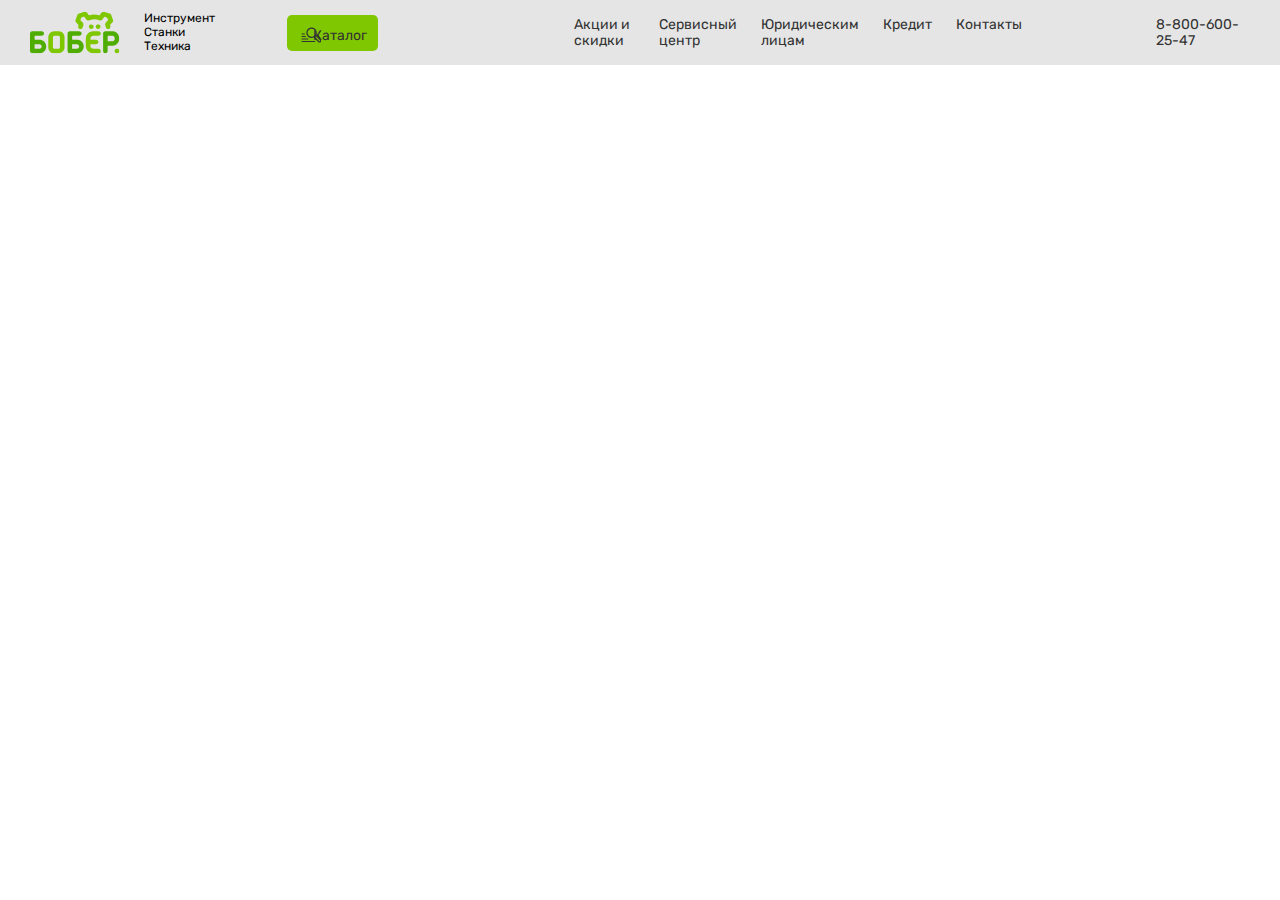
<file: 01/index.html>
<!DOCTYPE html>
<html lang="en">

<head>
	<meta charset="UTF-8">
	<meta http-equiv="X-UA-Compatible" content="IE=edge">
	<meta name="viewport" content="width=device-width, initial-scale=1.0">
	<link rel="stylesheet" href="../css/normalize.css">
	<link rel="stylesheet" href="../css/style.min.css">
	<title>Document</title>
</head>

<body>
	<header class="header">
		<div class="header_logo">
			<img src="../img/bober_logo.svg" alt="Logo">
			<ul class="logo_text">
				<li>Инструмент</li>
				<li>Станки</li>
				<li>Техника</li>
			</ul>
		</div>
		<div class="dropdown">
			<input type="checkbox" id="menu">
			<label for="menu">
				<p>Каталог</p>
			</label>
			<ul>
				<li><a href="#">Электроинструмент</a></li>
				<li><a href="#">Ручной инструмент</a></li>
				<li><a href="#">Оснастка для электроинструмента</a></li>
				<li class="dropbtn"><a href="#">Садовая техника</a>
					<div class="dropright-content">
						<div class="dropright-conteiner">
							<a href="#" class="catalog-categories">Цепные пилы
								<a class="categories-item">Аккумуляторные цепные пилы (20)</a>
								<a class="categories-item">Бензопилы (91)</a>
								<a class="categories-item">Электрические цепные пилы (34)</a>
							</a>
							<a href="#" class="catalog-categories">Газонокосилки
								<a class="categories-item">Аккумуляторные газонокосилки (17)</a>
								<a class="categories-item">Бензиновые газонокосилки (88)</a>
								<a class="categories-item">Газонокосилки роботы (2)</a>
							</a>
						</div>
					</div>
				</li>
				<li><a href="#">Станки</a></li>
				<li><a href="#">Сварочное оборудование</a></li>
				<li><a href="#">Товары для сада и огорода</a></li>
			</ul>
		</div>
		<ul class="nav">
			<li><a href="#">Акции и скидки</a></li>
			<li><a href="#">Сервисный центр</a></li>
			<li><a href="#">Юридическим лицам</a></li>
			<li><a href="#">Кредит</a></li>
			<li><a href="#">Контакты</a></li>
		</ul>
		<div class="header_contact">
			<p>8-800-600-25-47</p>
		</div>
	</header>
</body>

</html>
</file>
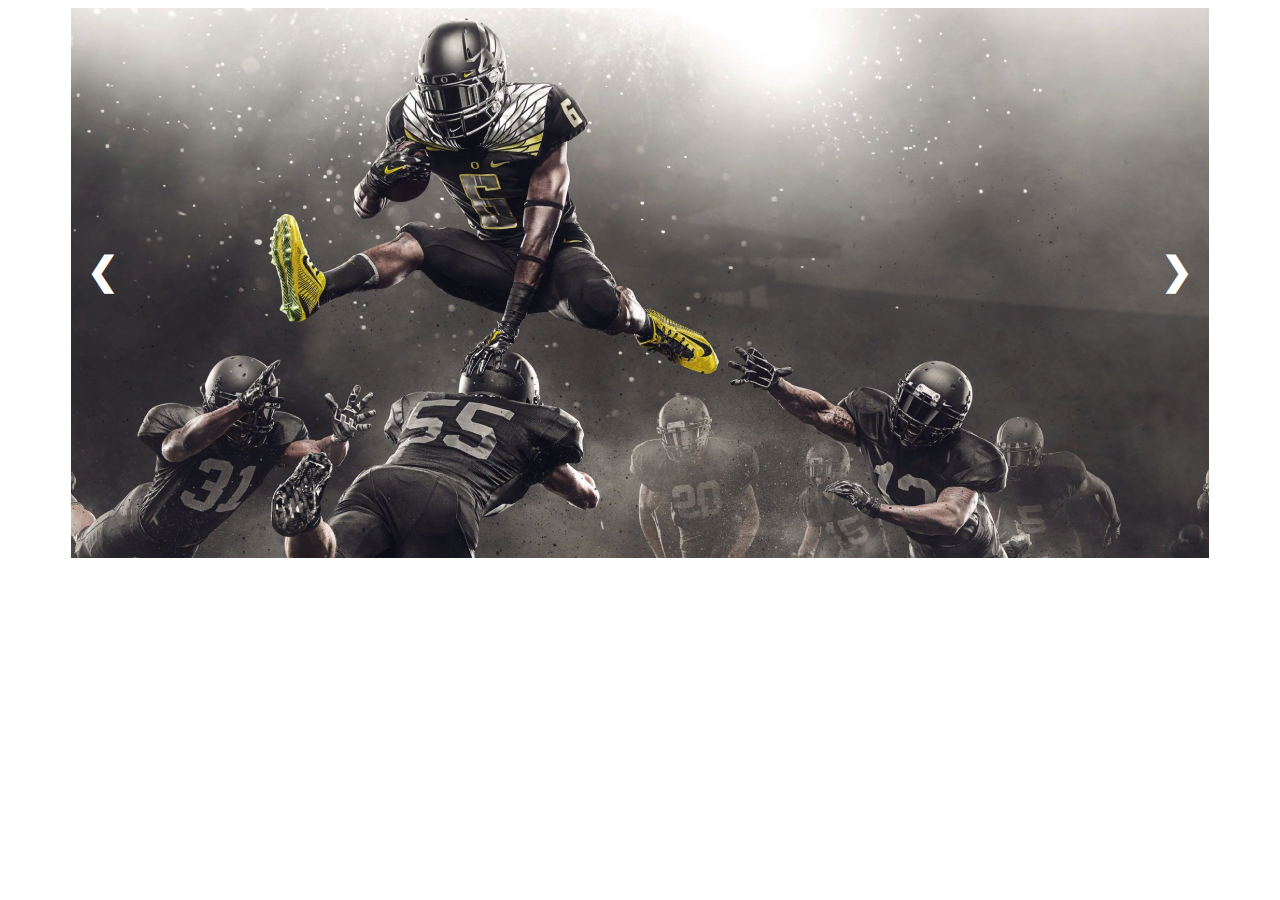
<file: 02/index.html>
<!DOCTYPE html>
<html lang="en">
<head>
	<meta charset="UTF-8">
	<meta http-equiv="X-UA-Compatible" content="IE=edge">
	<meta name="viewport" content="width=device-width, initial-scale=1.0">
	<link rel="stylesheet" href="../css/02.min.css">
	<title>Document</title>
</head>
<body>
	<div class="slider">
		<div class="item">
			<img src="../img/slide1.png" alt="Первый слайд">
		</div>
	
		<div class="item">
			<img src="../img/slide2.png" alt="Второй слайд">
		</div>
	
		<div class="item">
			<img src="../img/slide3.png" alt="Третий слайд">
		</div>
	
		<a class="prev" onclick="minusSlide()">&#10094;</a>
		<a class="next" onclick="plusSlide()">&#10095;</a>
	</div>
	


	<script src="../js/slider.js"></script>

</body>
</html>
</file>
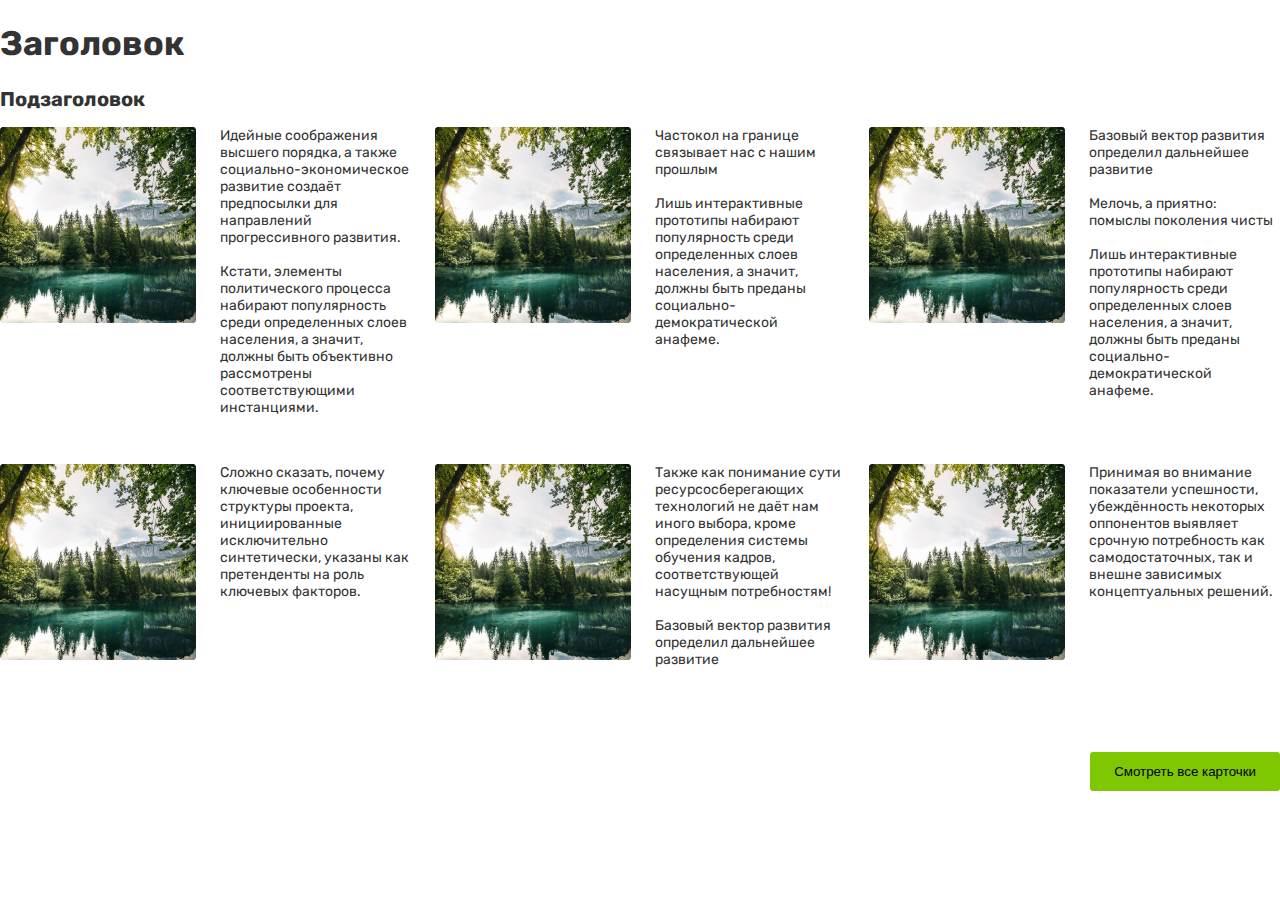
<file: 03/index.html>
<!DOCTYPE html>
<html lang="ru">

<head>
	<meta charset="UTF-8">
	<meta http-equiv="X-UA-Compatible" content="IE=edge">
	<meta name="viewport" content="width=device-width, initial-scale=1.0">
	<link rel="stylesheet" href="../css/style.min.css">
	<link rel="stylesheet" href="../css/03.min.css">
	<title>Document</title>
</head>

<body>
	<div class="wrapper">
		<h1>Заголовок</h1>
		<h2>Подзаголовок</h2>
		<div class="gallery">
			<div class="gallery-item">
				<img src="../img/photo.png" alt="">
				<div class="item-descr">
					<p>Идейные соображения высшего порядка, а также социально-экономическое развитие создаёт предпосылки
						для
						направлений прогрессивного развития.</p>
					<br>
					<p>Кстати, элементы политического процесса набирают популярность среди определенных слоев населения,
						а
						значит, должны быть объективно рассмотрены соответствующими инстанциями.</p>
				</div>
			</div>
			<div class="gallery-item">
				<img src="../img/photo.png" alt="">
				<div class="item-descr">
					<p>Частокол на границе связывает нас с нашим прошлым</p>
					<br>
					<p>Лишь интерактивные прототипы набирают популярность среди определенных слоев населения, а значит,
						должны быть преданы социально-демократической анафеме.</p>
				</div>
			</div>
			<div class="gallery-item">
				<img src="../img/photo.png" alt="">
				<div class="item-descr">
					<p>Базовый вектор развития определил дальнейшее развитие</p>
					<br>
					<p>Мелочь, а приятно: помыслы поколения чисты</p>
					<br>
					<p>Лишь интерактивные прототипы набирают популярность среди определенных слоев населения, а значит,
						должны быть преданы социально-демократической анафеме. </p>
				</div>
			</div>
			<div class="gallery-item">
				<img src="../img/photo.png" alt="">
				<div class="item-descr">
					<p>Сложно сказать, почему ключевые особенности структуры проекта, инициированные исключительно
						синтетически, указаны как претенденты на роль ключевых факторов.</p>
				</div>
			</div>
			<div class="gallery-item">
				<img src="../img/photo.png" alt="">
				<div class="item-descr">
					<p>Также как понимание сути ресурсосберегающих технологий не даёт нам иного выбора, кроме
						определения
						системы обучения кадров, соответствующей насущным потребностям!</p>
					<br>
					<p>Базовый вектор развития определил дальнейшее развитие</p>
				</div>
			</div>
			<div class="gallery-item">
				<img src="../img/photo.png" alt="">
				<div class="item-descr">
					<p>Принимая во внимание показатели успешности, убеждённость некоторых оппонентов выявляет срочную
						потребность как самодостаточных, так и внешне зависимых концептуальных решений.</p>
				</div>
			</div>
		</div>
		<button class="btn-show-all" type="button">Смотреть все карточки</button>
	</div>
</body>

</html>
</file>
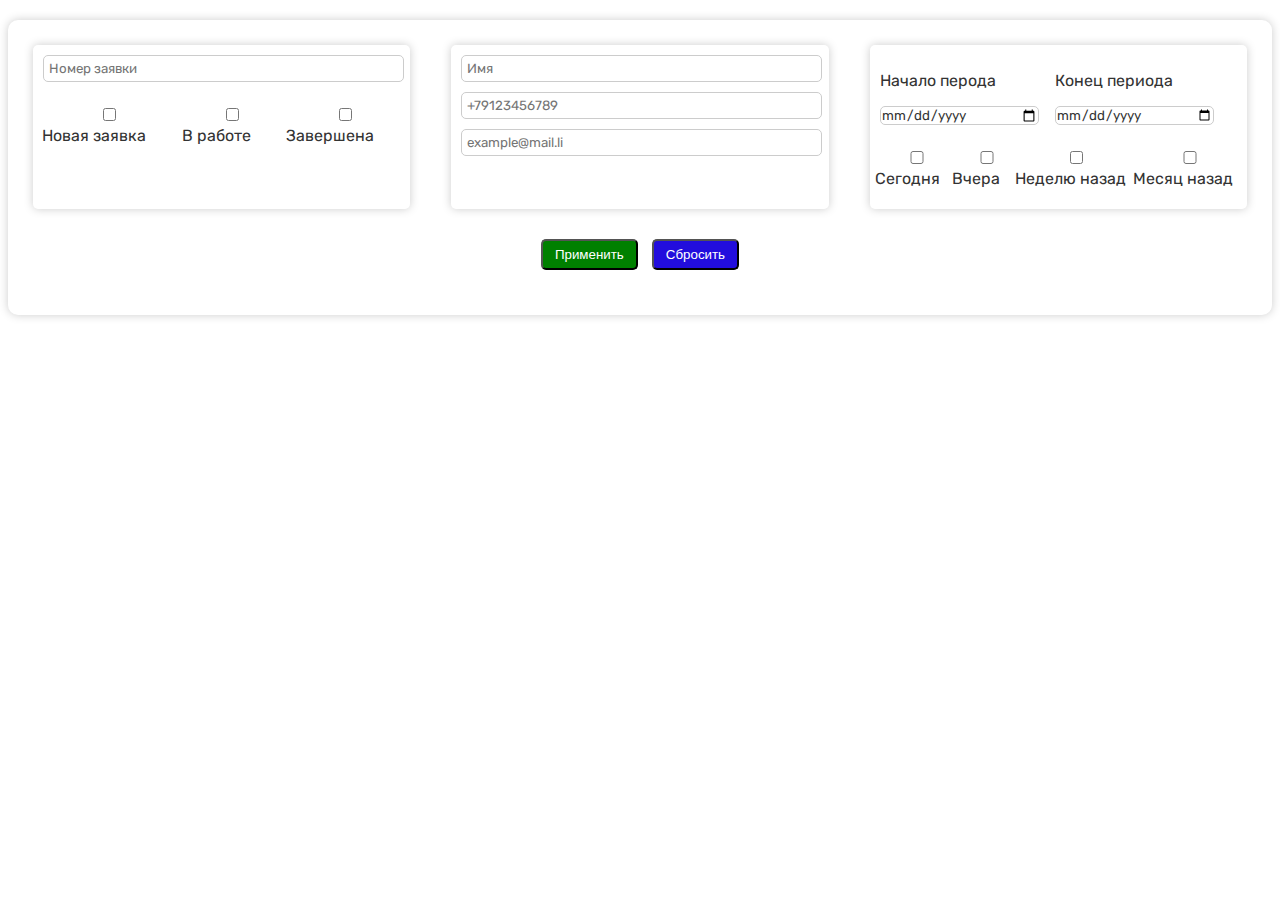
<file: 04/index.html>
<!DOCTYPE html>
<html lang="en">

<head>
	<meta charset="UTF-8">
	<meta http-equiv="X-UA-Compatible" content="IE=edge">
	<meta name="viewport" content="width=device-width, initial-scale=1.0">
	<link rel="stylesheet" href="../css/04.min.css">
	<title>Document</title>
</head>

<body>
	<div class="container">
		<form action="#">
			<div class="form_wraper">
				<input type="text" name="application_number" value="" placeholder="Номер заявки">
				<div class="application_status">
					<p><input type="checkbox" name="application" value="new"> Новая заявка</p>
					<p><input type="checkbox" name="application" value="work"> В работе</p>
					<p><input type="checkbox" name="application" value="done"> Завершена</p>
				</div>
			</div>
			<div class="form_wraper">
				<input type="text" value="" placeholder="Имя">
				<input type="tel" value="" placeholder="+79123456789">
				<input type="email" value="" placeholder="example@mail.li">
			</div>
			<div class="form_wraper container_calendar">
				<div class="half_width">
					<p>Начало перода</p>
					<input type="date" name="calendar">
				</div>
				<div class="half_width">
					<p>Конец периода</p>
					<input type="date" name="calendar">
				</div>
				<div class="change_date">
					<p><input type="checkbox" name="date" value="today">Сегодня</p>
					<p><input type="checkbox" name="date" value="yesterday">Вчера</p>
					<p><input type="checkbox" name="date" value="lastweek">Неделю назад</p>
					<p><input type="checkbox" name="date" value="lastmonth">Месяц назад</p>
				</div>
			</div>

			<div class="btn_container">
				<button type="submit" class="btn btn-submit">Применить</button>
				<button type="reset" class="btn btn-reset">Сбросить</button>
			</div>
		</form>
	</div>
</body>

</html>
</file>
<file: css/style.min.css>
@import url("https://fonts.googleapis.com/css2?family=Rubik:wght@400;700&display=swap");@import url("https://fonts.googleapis.com/css2?family=Rubik:wght@400;700&display=swap");h1{font-size:34px;font-weight:700;font-family:'Rubik', sans-serif;color:#333}h2{font-size:20px;font-weight:700;font-family:'Rubik', sans-serif;color:#333}p{padding:0;margin:0;font-family:'Rubik', sans-serif;font-size:14px;color:#333}.wrapper{max-width:1296px;margin:0 auto}.gallery{display:grid;gap:24px;grid-template-columns:1fr 1fr 1fr;margin-bottom:60px}.gallery-item{display:flex;margin-bottom:24px}.gallery-item img{width:196px;height:196px;margin-right:24px}.btn-show-all{float:right;background-color:#7FC700;justify-content:center;align-items:center;padding:12px 24px;border-radius:3px;border:0 solid;cursor:pointer}@media (max-width: 1200px){.wrapper{max-width:1150px;margin:0 10px}.gallery{grid-template-columns:1fr 1fr;margin-bottom:60px}}@media (max-width: 768px){.gallery{grid-template-columns:1fr;gap:24px}}@media (max-width: 576px){.wrapper{max-width:560px;margin:0 10px}.gallery{grid-template-columns:1fr;gap:12px;margin-bottom:0px}.gallery-item{display:flex;flex-direction:column;margin-bottom:0px}.gallery-item img{margin:0 auto 12px}.gallery-item p{text-align:justify}.btn-show-all{float:left;margin:12px auto}}body{max-width:1920px;font-size:14px;font-family:'Rubik', sans-serif;margin:0 auto}a{text-decoration:none;color:inherit}.header{display:flex;align-items:center;background-color:#E5E5E5;margin:0 auto;padding:0 30px}.header_logo{display:flex}.header_logo .logo_text{list-style-type:none;font-size:12px;margin-right:72px;margin-left:24px;padding:0}.dropdown{position:relative;background-color:#7FC700;width:118px;height:36px;cursor:pointer;border-radius:5px}.dropdown p{position:relative;text-align:center;top:13px;left:7px}.dropdown p::before{content:"";background-image:url("../../img/icon_search.svg");width:20px;height:20px;position:absolute;left:7px;bottom:-1px}.dropdown input,.dropdown ul{display:none}.dropdown label{cursor:pointer}.dropdown ul{position:absolute;width:250px;left:0;top:4.3em;margin:0;padding:0;list-style:none;border:1px solid #E5E5E5;background:#ffffff;text-align:left}.dropdown li{padding:12px}.dropdown li:hover{background-color:#E5E5E5}.dropdown a{color:#333}.dropdown :checked ~ ul{display:inline-block}.dropright-content{display:none;position:absolute;left:250px;top:130px;background-color:#fff;border-left:15px solid transparent;min-width:268px;z-index:1}.dropright-conteiner{border:1px solid #E5E5E5}.dropright-content a{color:black;padding:12px 16px;text-decoration:none;display:block;font-size:12px}.categories-item{margin-left:20px}.dropright-content a:hover{color:#4EAD00}.dropbtn:hover .dropright-content{display:block}.catalog-categories{font-size:14px;font-weight:700}ul:first-child{margin-left:0}.nav{display:flex;margin-left:132px;margin-right:134px;list-style-type:none}.nav li{margin-left:24px;color:#333;text-decoration:none;transition:color  .2s linear}.nav li:hover{color:#7FC700}
</file>
<file: css/02.min.css>
.slider{max-width:90%;position:relative;margin:auto;height:300px;margin-bottom:15px}.slider .item img{object-fit:cover;width:100%;height:550px;border:none !important;box-shadow:none !important}.slider .prev,.slider .next{cursor:pointer;position:absolute;top:225px;width:auto;padding:16px;color:white;font-weight:bold;font-size:38px;transition:0.6s ease;border-radius:0 3px 3px 0}.slider .next{right:0;border-radius:3px 0 0 3px}.slider .prev:hover,.slider .next:hover{background-color:rgba(0,0,0,0.8)}.slider .item{-webkit-animation-name:fade;-webkit-animation-duration:1.5s;animation-name:fade;animation-duration:1.5s}@keyframes fade{from{opacity:.4}to{opacity:1}}
</file>
<file: css/03.min.css>
@import url("https://fonts.googleapis.com/css2?family=Rubik:wght@400;700&display=swap");h1{font-size:34px;font-weight:700;font-family:'Rubik', sans-serif;color:#333}h2{font-size:20px;font-weight:700;font-family:'Rubik', sans-serif;color:#333}p{padding:0;margin:0;font-family:'Rubik', sans-serif;font-size:14px;color:#333}.wrapper{max-width:1296px;margin:0 auto}.gallery{display:grid;gap:24px;grid-template-columns:1fr 1fr 1fr;margin-bottom:60px}.gallery-item{display:flex;margin-bottom:24px}.gallery-item img{width:196px;height:196px;margin-right:24px}.btn-show-all{float:right;background-color:#7FC700;justify-content:center;align-items:center;padding:12px 24px;border-radius:3px;border:0 solid;cursor:pointer}@media (max-width: 1200px){.wrapper{max-width:1150px;margin:0 10px}.gallery{grid-template-columns:1fr 1fr;margin-bottom:60px}}@media (max-width: 768px){.gallery{grid-template-columns:1fr;gap:24px}}@media (max-width: 576px){.wrapper{max-width:560px;margin:0 10px}.gallery{grid-template-columns:1fr;gap:12px;margin-bottom:0px}.gallery-item{display:flex;flex-direction:column;margin-bottom:0px}.gallery-item img{margin:0 auto 12px}.gallery-item p{text-align:justify}.btn-show-all{float:left;margin:12px auto}}
</file>
<file: css/04.min.css>
@import url("https://fonts.googleapis.com/css2?family=Rubik:wght@400;700&display=swap");form{display:flex;justify-content:space-between;flex-wrap:wrap;margin:20px auto;padding:20px;background-color:#ffffff;border-radius:10px;box-shadow:0 0 10px #cccccc}p{font-family:'Rubik', sans-serif;color:#333}.form_wraper{width:30%;padding:5px;margin:5px;background-color:#ffffff;box-shadow:0 0 10px #cccccc;border-radius:5px}.application_status{display:flex;justify-content:space-around}input{border-radius:5px;border:1px solid #cccccc;width:95%;padding:5px;margin:5px;font-family:'Rubik', sans-serif;color:#333}.container_calendar{display:flex;flex-wrap:wrap}.half_width{padding:5px;width:45%}input[type="date"]{margin:0;padding:0}.change_date{display:flex;width:100%;justify-content:space-between}.btn_container{margin:20px auto}.btn{padding:6px 12px;margin:5px;cursor:pointer;color:#fff;border-radius:5px}.btn-submit{background:green}.btn-reset{background-color:#220ddd}
</file>
